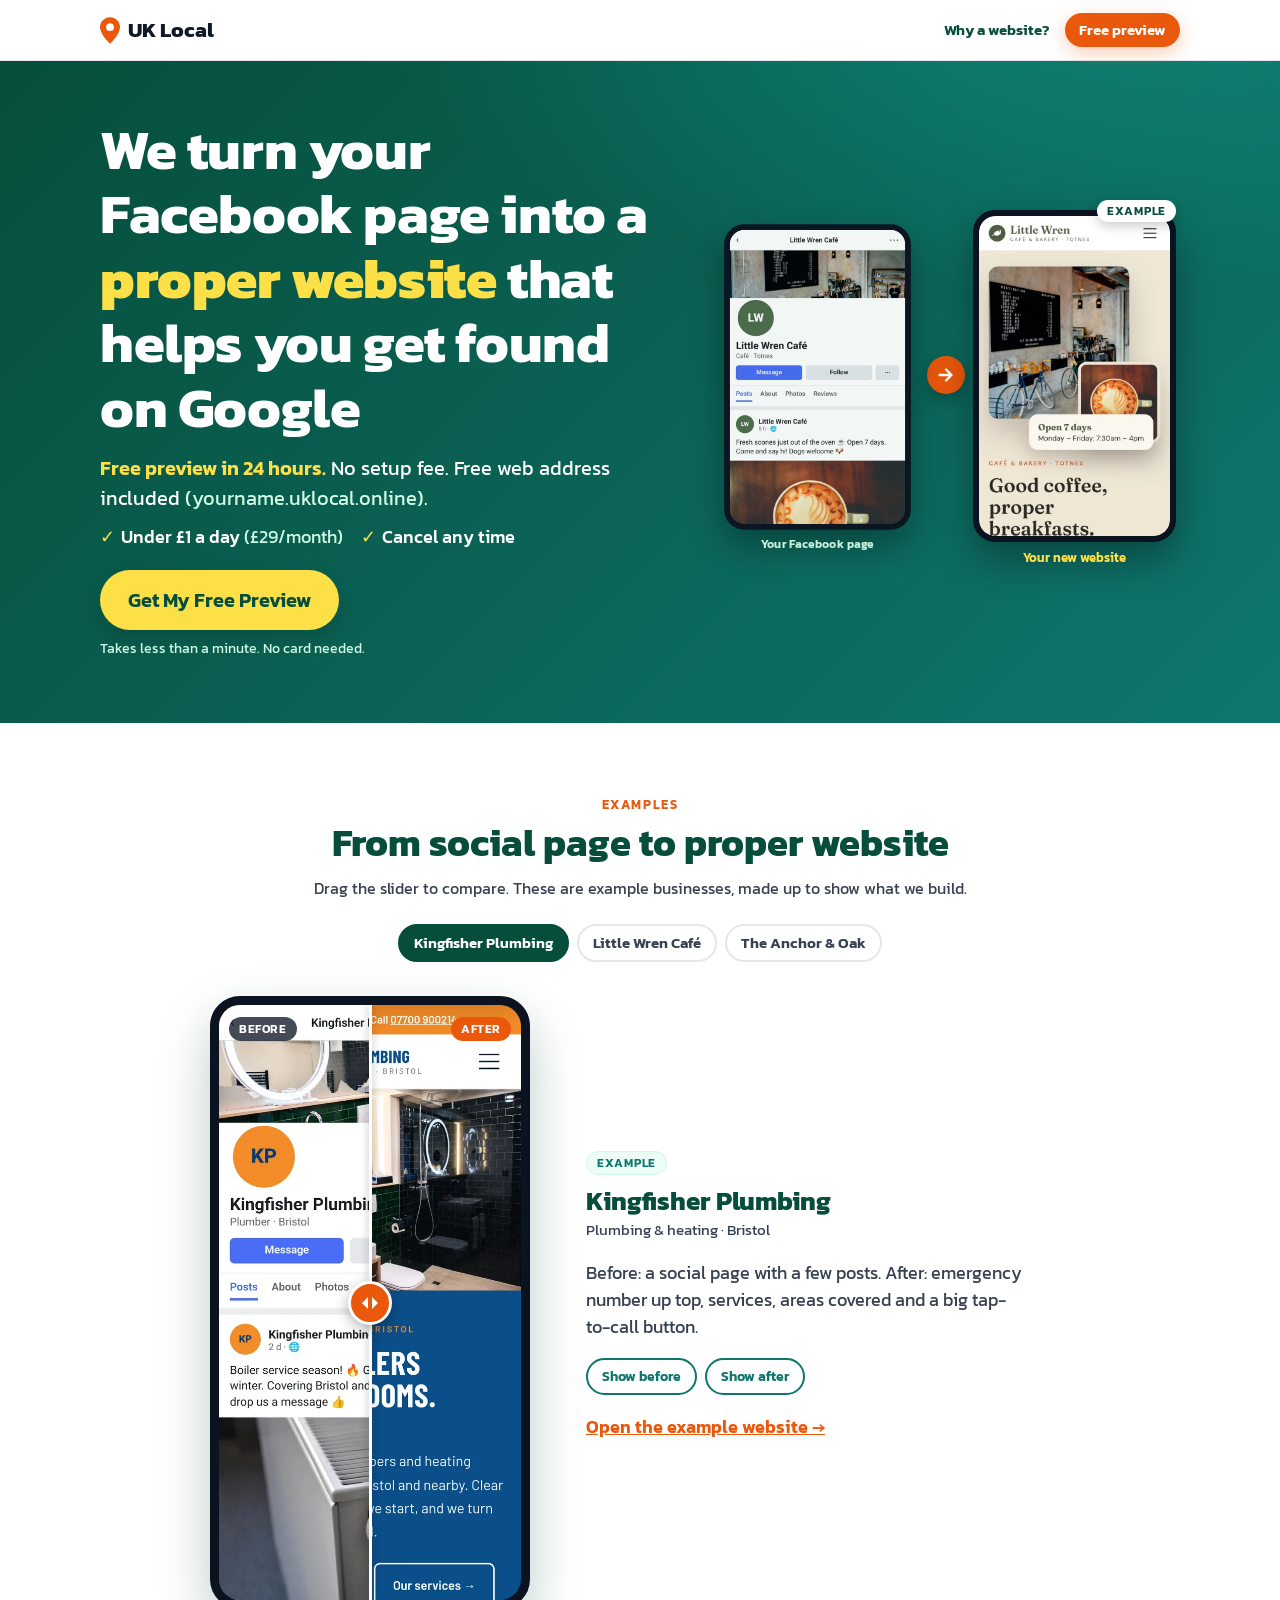
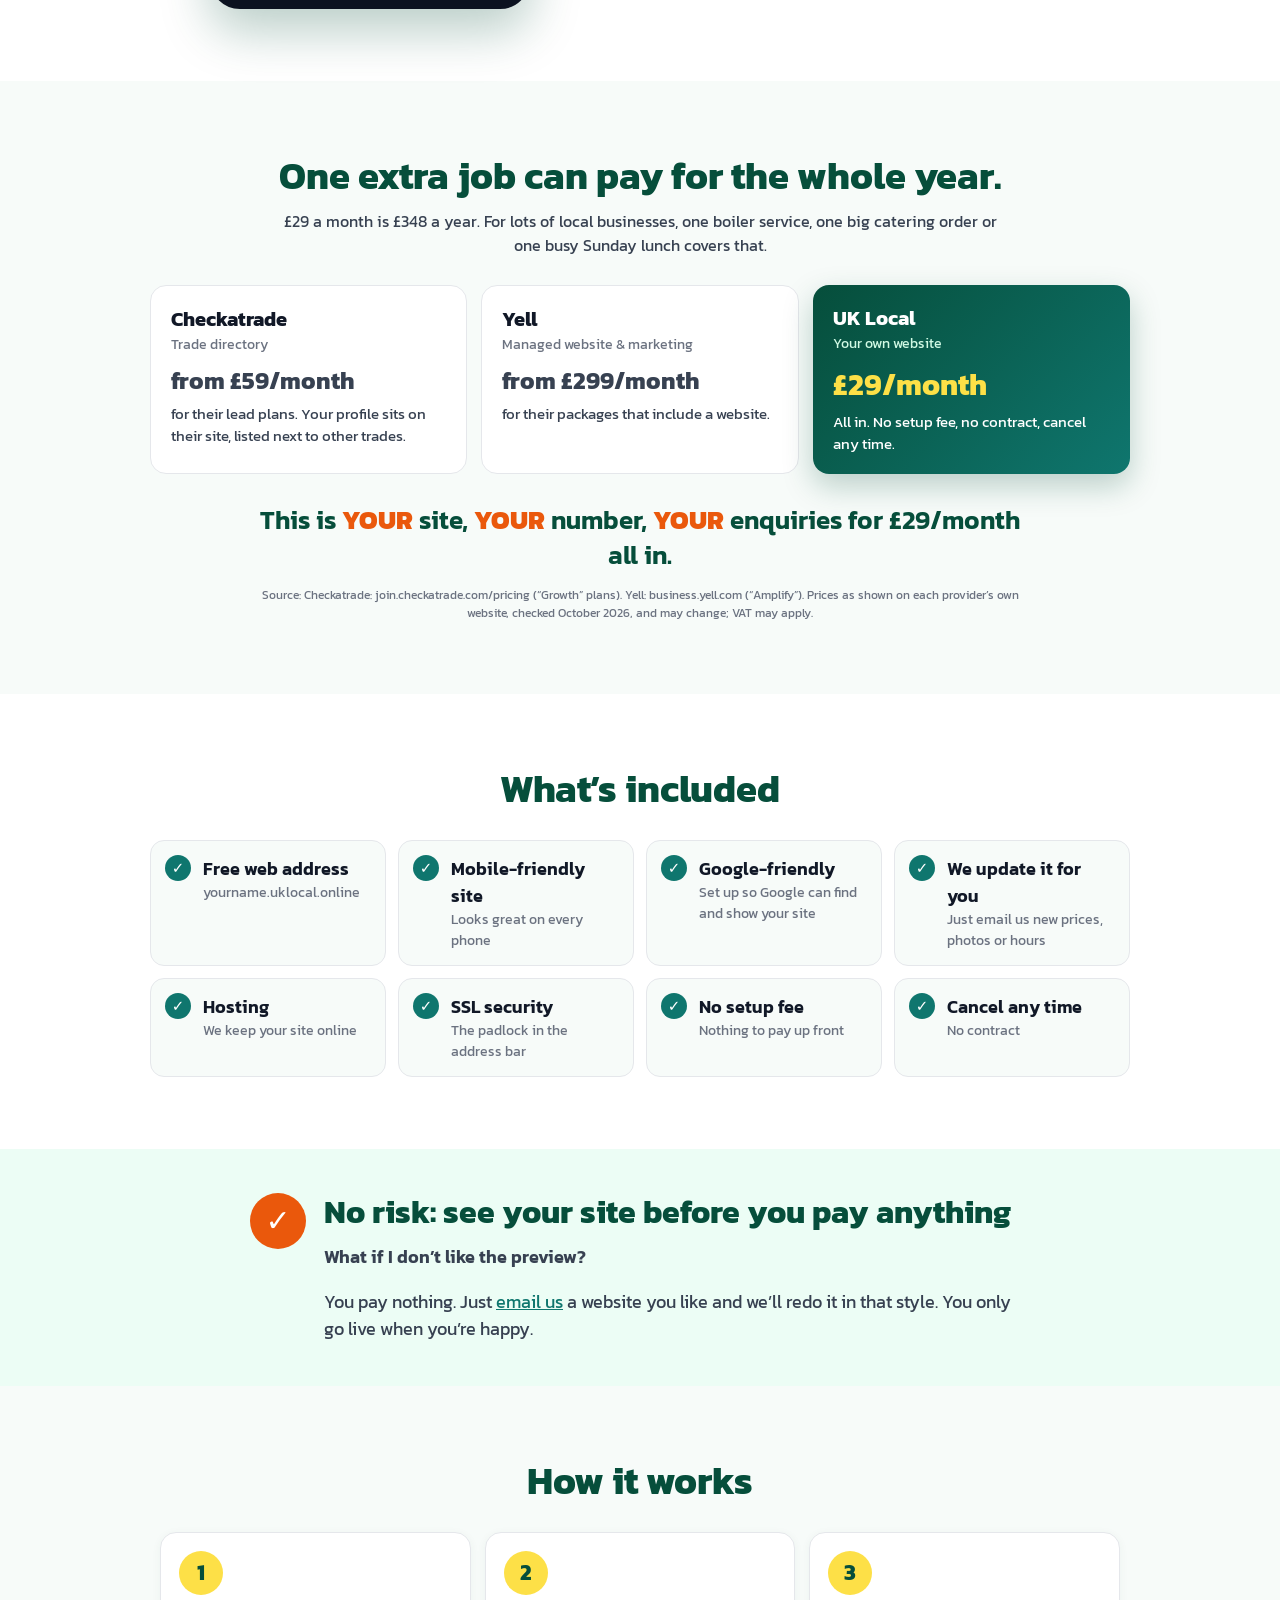
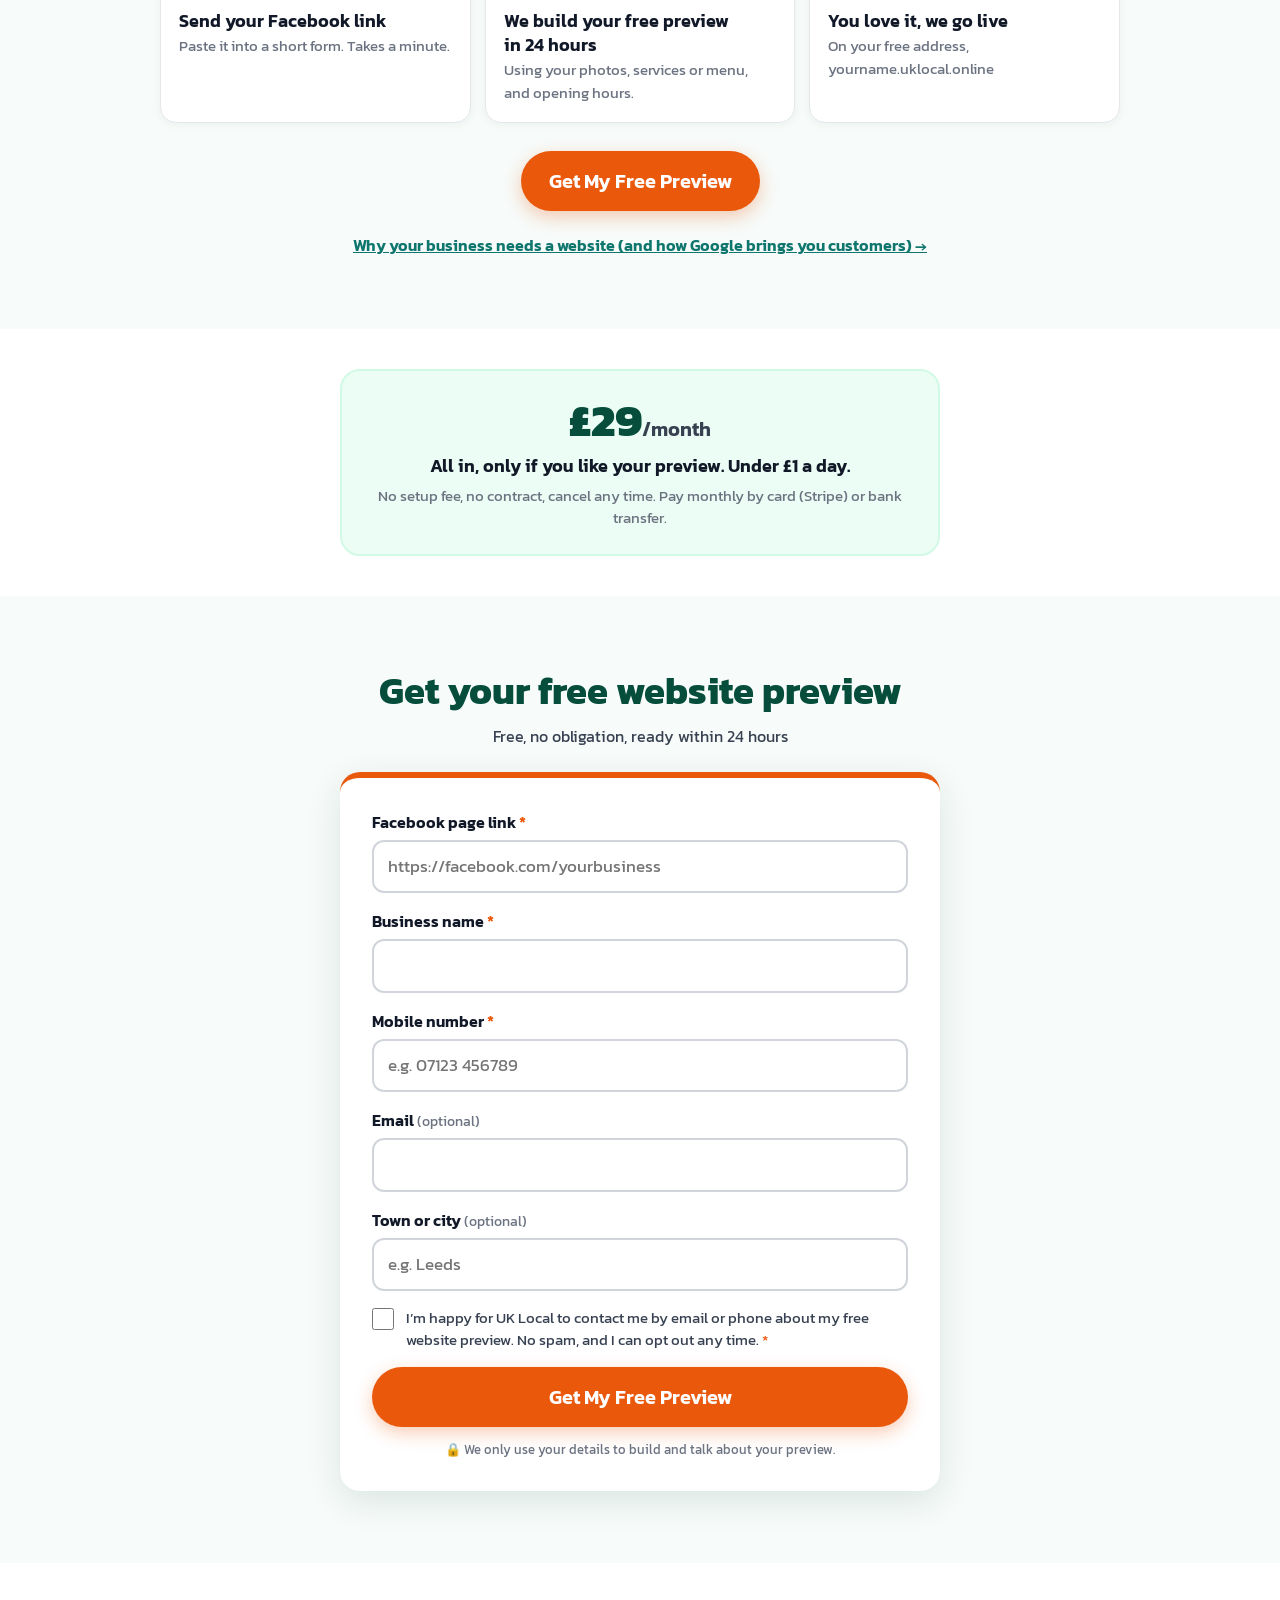
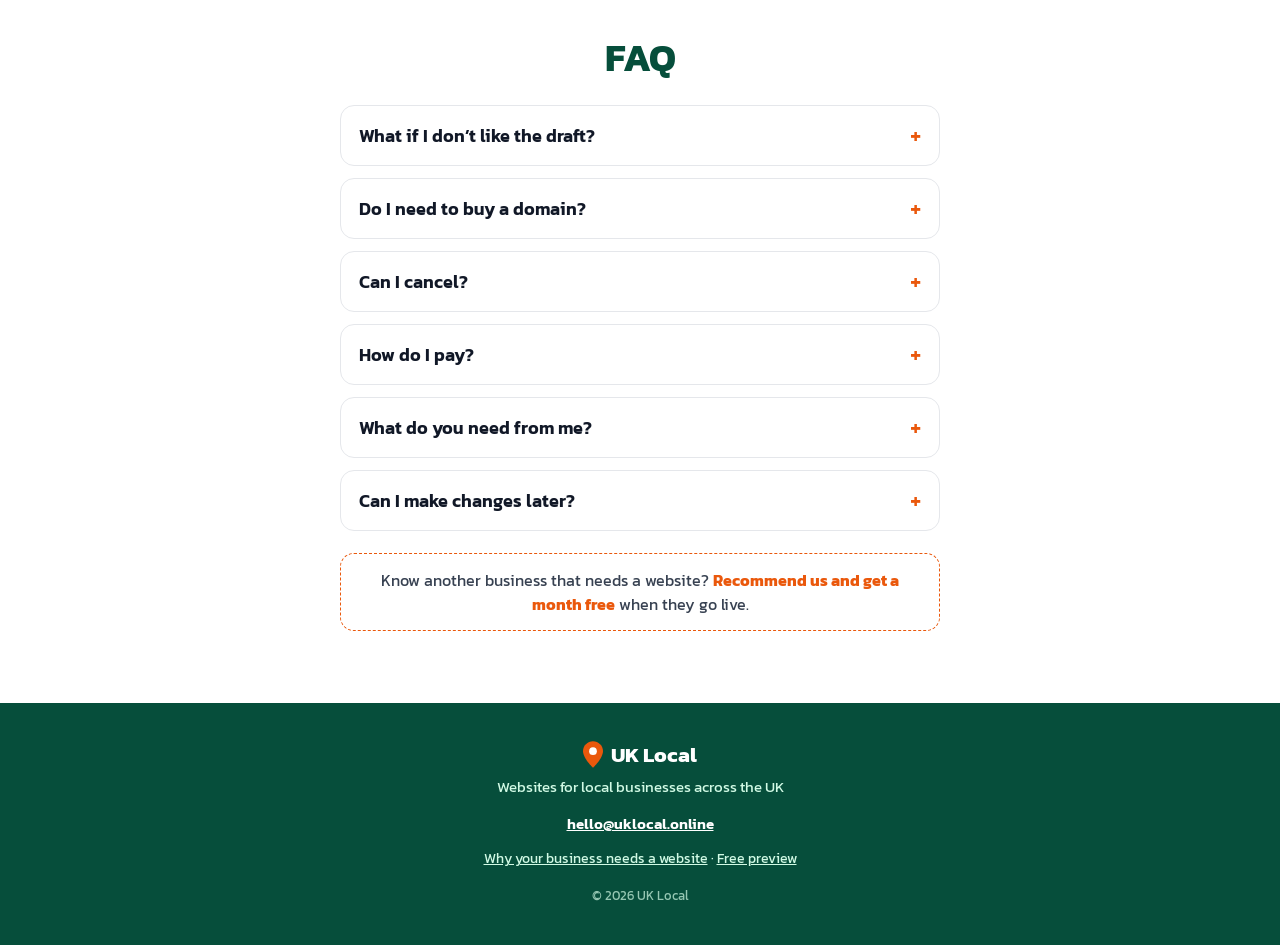
<file: index.html>
<!doctype html>
<html lang="en-GB">
<head>
<meta charset="utf-8">
<meta name="viewport" content="width=device-width, initial-scale=1, viewport-fit=cover">
<title>We turn your Facebook page into a proper website | UK Local</title>
<meta name="description" content="We turn your Facebook page into a proper website that helps you get found on Google. Free preview in 24 hours. No setup fee. £29/month, cancel any time.">
<meta name="theme-color" content="#0F766E">
<link rel="preload" as="image" href="/img/ba-after-littlewren.webp?v=5" type="image/webp">
<meta property="og:type" content="website">
<meta property="og:site_name" content="UK Local">
<meta property="og:locale" content="en_GB">
<meta property="og:title" content="We turn your Facebook page into a proper website">
<meta property="og:description" content="We turn your Facebook page into a proper website that helps you get found on Google. Free preview in 24 hours. No setup fee. £29/month, cancel any time.">
<meta property="og:url" content="https://uklocal.online/">
<meta property="og:image" content="https://uklocal.online/img/og-image.jpg">
<meta property="og:image:width" content="1200">
<meta property="og:image:height" content="630">
<meta property="og:image:alt" content="UK Local: your Facebook page turned into a proper website">
<meta name="twitter:card" content="summary_large_image">
<link rel="icon" type="image/svg+xml" href="/favicon.svg">
<link rel="icon" type="image/png" sizes="32x32" href="/img/favicon-32.png">
<link rel="apple-touch-icon" href="/img/apple-touch-icon.png">
<link rel="manifest" href="/site.webmanifest">
<link rel="canonical" href="https://uklocal.online/">
<link rel="preconnect" href="https://fonts.googleapis.com">
<link rel="preconnect" href="https://fonts.gstatic.com" crossorigin>
<link rel="preconnect" href="https://ivleheagpnenoaevpcjv.supabase.co" crossorigin>
<link href="https://fonts.googleapis.com/css2?family=Kanit:wght@400;500;600;700;800&display=swap" rel="stylesheet">
<link rel="stylesheet" href="/style.css?v=5">
<link rel="stylesheet" href="/home.css?v=5">
</head>
<body class="home">

<header class="top">
  <div class="wrap top-in">
    <a class="brand" href="/" aria-label="UK Local"><svg class="pin" viewBox="0 0 24 32" aria-hidden="true"><path d="M12 0C5.4 0 0 5.3 0 11.9 0 20.8 12 32 12 32s12-11.2 12-20.1C24 5.3 18.6 0 12 0z" fill="#EA580C"/><circle cx="12" cy="12" r="4.6" fill="#fff"/></svg><span>UK Local</span></a>
    <div class="top-r"><a class="nav-link" href="/why/">Why a website?</a><a class="btn btn-sm btn-orange" href="/free-preview/">Free preview</a></div>
  </div>
</header>

<main>
<section class="hx">
  <div class="wrap hx-in">
    <div class="hx-text">
      <h1>We turn your Facebook page into a <span class="hl">proper website</span> that helps you get found on Google</h1>
      <p class="hx-sub"><b>Free preview in 24 hours.</b> No setup fee. Free web address included <span class="addr">(yourname.uklocal.online)</span>.</p>
      <ul class="hx-ticks">
        <li>Under £1 a day <span>(£29/month)</span></li>
        <li>Cancel any time</li>
      </ul>
      <div class="hx-cta"><a class="btn btn-yellow btn-lg" href="/free-preview/">Get My Free Preview</a><p class="hx-note">Takes less than a minute. No card needed.</p></div>
    </div>
    <div class="hx-vis" aria-label="Example: a social page turned into a website">
      <figure class="ph ph-a"><picture><source srcset="/img/ba-before-littlewren.webp?v=5" type="image/webp"><img src="/img/ba-before-littlewren.jpg?v=5" width="600" height="1298" alt="Example: a café’s social media page" decoding="async"></picture><figcaption>Your Facebook page</figcaption></figure>
      <span class="hx-arrow" aria-hidden="true"><svg viewBox="0 0 24 24"><path d="M5 12h12m-5-6 6 6-6 6" fill="none" stroke="currentColor" stroke-width="2.6" stroke-linecap="round" stroke-linejoin="round"/></svg></span>
      <figure class="ph ph-b"><picture><source srcset="/img/ba-after-littlewren.webp?v=5" type="image/webp"><img src="/img/ba-after-littlewren.jpg?v=5" width="600" height="1298" alt="Example: the same café as a mobile website" decoding="async"></picture><figcaption>Your new website</figcaption></figure>
      <span class="ex-tag">Example</span>
    </div>
  </div>
</section>

<section class="ba" id="examples">
  <div class="wrap">
    <p class="eyebrow">Examples</p>
    <h2>From social page to proper website</h2>
    <p class="sub">Drag the slider to compare. These are example businesses, made up to show what we build.</p>
    <div class="ba-tabs" role="tablist" aria-label="Choose an example"><button type="button" role="tab" class="ba-tab on" aria-selected="true" data-k="kingfisher">Kingfisher Plumbing</button><button type="button" role="tab" class="ba-tab" aria-selected="false" data-k="littlewren">Little Wren Café</button><button type="button" role="tab" class="ba-tab" aria-selected="false" data-k="anchorandoak">The Anchor &amp; Oak</button></div>
    <div class="ba-in">
      <div class="ba-phone">
        <div class="ba-frame" id="baFrame" style="--pos:50%">
          <div class="ba-img ba-after"><picture><source srcset="/img/ba-after-kingfisher.webp?v=5" type="image/webp"><img src="/img/ba-after-kingfisher.jpg?v=5" width="600" height="1298" alt="Example website on a phone" decoding="async"></picture></div>
          <div class="ba-img ba-before"><picture><source srcset="/img/ba-before-kingfisher.webp?v=5" type="image/webp"><img src="/img/ba-before-kingfisher.jpg?v=5" width="600" height="1298" alt="Example social media page on a phone" decoding="async"></picture></div>
          <span class="ba-lbl ba-lbl-l">Before</span><span class="ba-lbl ba-lbl-r">After</span>
          <span class="ba-handle" aria-hidden="true"><i></i></span>
          <input class="ba-range" id="baRange" type="range" min="0" max="100" value="50" aria-label="Compare before and after">
        </div>
      </div>
      <div class="ba-copy">
        <span class="tag-ex">Example</span>
        <h3 id="baName">Kingfisher Plumbing</h3>
        <p class="ba-where" id="baWhere">Plumbing &amp; heating · Bristol</p>
        <p id="baDesc">Before: a social page with a few posts. After: emergency number up top, services, areas covered and a big tap-to-call button.</p>
        <div class="ba-btns"><button type="button" class="chip" data-pos="100">Show before</button><button type="button" class="chip" data-pos="0">Show after</button></div>
        <p><a class="ba-link" id="baLink" href="https://kingfisher.uklocal.online/" target="_blank" rel="noopener">Open the example website →</a></p>
      </div>
    </div>
    <ul hidden id="baData"><li data-k="kingfisher" data-name="Kingfisher Plumbing" data-where="Plumbing &amp; heating · Bristol" data-url="https://kingfisher.uklocal.online/" data-desc="Before: a social page with a few posts. After: emergency number up top, services, areas covered and a big tap-to-call button."></li><li data-k="littlewren" data-name="Little Wren Café" data-where="Café · Totnes" data-url="https://littlewren.uklocal.online/" data-desc="Before: a social page with a few posts. After: opening hours, menu, photos and directions, all on one page."></li><li data-k="anchorandoak" data-name="The Anchor &amp; Oak" data-where="Pub &amp; kitchen · Lymington" data-url="https://anchorandoak.uklocal.online/" data-desc="Before: a social page with a few posts. After: food and drink menus, what’s on, and a “book a table” button."></li></ul>
  </div>
</section>

<section class="maths" id="maths">
  <div class="wrap">
    <h2>One extra job can pay for the whole year.</h2>
    <p class="sub">£29 a month is £348 a year. For lots of local businesses, one boiler service, one big catering order or one busy Sunday lunch covers that.</p>
    <div class="cmp-grid">
      <div class="cmp"><p class="cmp-n">Checkatrade</p><p class="cmp-t">Trade directory</p><p class="cmp-p">from £59/month</p><p class="cmp-d">for their lead plans. Your profile sits on their site, listed next to other trades.</p></div><div class="cmp"><p class="cmp-n">Yell</p><p class="cmp-t">Managed website &amp; marketing</p><p class="cmp-p">from £299/month</p><p class="cmp-d">for their packages that include a website.</p></div>
      <div class="cmp cmp-us"><p class="cmp-n">UK Local</p><p class="cmp-t">Your own website</p><p class="cmp-p">£29/month</p><p class="cmp-d">All in. No setup fee, no contract, cancel any time.</p></div>
    </div>
    <p class="cmp-big">This is <b>YOUR</b> site, <b>YOUR</b> number, <b>YOUR</b> enquiries for <span class="nw">£29/month</span> all in.</p>
    <p class="src">Source: Checkatrade: join.checkatrade.com/pricing (“Growth” plans). Yell: business.yell.com (“Amplify”). Prices as shown on each provider’s own website, checked October 2026, and may change; VAT may apply.</p>
  </div>
</section>

<section class="inc" id="included">
  <div class="wrap">
    <h2>What’s included</h2>
    <ul class="inc-list">
      <li><b>Free web address</b><span>yourname.uklocal.online</span></li>
      <li><b>Mobile-friendly site</b><span>Looks great on every phone</span></li>
      <li><b>Google-friendly</b><span>Set up so Google can find and show your site</span></li>
      <li><b>We update it for you</b><span>Just email us new prices, photos or hours</span></li>
      <li><b>Hosting</b><span>We keep your site online</span></li>
      <li><b>SSL security</b><span>The padlock in the address bar</span></li>
      <li><b>No setup fee</b><span>Nothing to pay up front</span></li>
      <li><b>Cancel any time</b><span>No contract</span></li>
    </ul>
  </div>
</section>

<section class="risk" id="no-risk">
  <div class="wrap risk-in">
    <div class="risk-ic" aria-hidden="true">✓</div>
    <div>
      <h2>No risk: see your site before you pay anything</h2>
      <p class="risk-q">What if I don’t like the preview?</p>
      <p>You pay nothing. Just <a href="mailto:hello@uklocal.online">email us</a> a website you like and we’ll redo it in that style. You only go live when you’re happy.</p>
    </div>
  </div>
</section>

<section class="steps" id="how">
  <div class="wrap">
    <h2>How it works</h2>
    <ol class="step-list">
      <li><span class="num">1</span><div><b>Send your Facebook link</b><span class="d">Paste it into a short form. Takes a minute.</span></div></li>
      <li><span class="num">2</span><div><b>We build your free preview <span class="nw">in 24 hours</span></b><span class="d">Using your photos, services or menu, and opening hours.</span></div></li>
      <li><span class="num">3</span><div><b>You love it, we go live</b><span class="d">On your free address, yourname.uklocal.online</span></div></li>
    </ol>
    <p class="mid-cta"><a class="btn btn-orange btn-lg" href="/free-preview/">Get My Free Preview</a></p>
    <p class="why-link"><a href="/why/">Why your business needs a website (and how Google brings you customers) →</a></p>
  </div>
</section>

<section class="price2" id="price">
  <div class="wrap narrow">
    <div class="p2">
      <p class="p2-num">£29<small>/month</small></p>
      <p class="p2-t">All in, only if you like your preview. Under £1 a day.</p>
      <p class="p2-d">No setup fee, no contract, cancel any time. Pay monthly by card (Stripe) or bank transfer.</p>
    </div>
  </div>
</section>

<section class="form-sec" id="form">
  <div class="wrap narrow">
    <h2>Get your free website preview</h2>
    <p class="sub">Free, no obligation, ready within 24 hours</p>
    <form id="draftForm" class="card-form" novalidate data-country="UK" data-where="home">
      <div class="field">
        <label for="fb_url">Facebook page link <span class="req">*</span></label>
        <input id="fb_url" name="fb_url" type="text" inputmode="url" autocomplete="url" placeholder="https://facebook.com/yourbusiness" required maxlength="500">
        <p class="err" data-for="fb_url">Please paste your Facebook page link</p>
      </div>
      <div class="field">
        <label for="shop_name">Business name <span class="req">*</span></label>
        <input id="shop_name" name="shop_name" type="text" autocomplete="organization" required maxlength="200">
        <p class="err" data-for="shop_name">Please enter your business name</p>
      </div>
      <div class="field">
        <label for="contact">Mobile number <span class="req">*</span></label>
        <input id="contact" name="contact" type="text" autocomplete="tel" inputmode="tel" placeholder="e.g. 07123 456789" required maxlength="200">
        <p class="err" data-for="contact">Please enter a phone number</p>
      </div>
      <div class="field">
        <label for="email">Email <span class="opt">(optional)</span></label>
        <input id="email" name="email" type="email" autocomplete="email" inputmode="email" maxlength="254">
        <p class="err" data-for="email">Please check your email</p>
      </div>
      <div class="field">
        <label for="city">Town or city <span class="opt">(optional)</span></label>
        <input id="city" name="city" type="text" autocomplete="address-level2" placeholder="e.g. Leeds" maxlength="100">
      </div>
      <div class="field field-check">
        <label class="check" for="consent"><input id="consent" name="consent" type="checkbox" required><span>I’m happy for UK Local to contact me by email or phone about my free website preview. No spam, and I can opt out any time. <span class="req">*</span></span></label>
        <p class="err" data-for="consent">Please tick the box so we can contact you about your preview</p>
      </div>
      <!-- honeypot: humans never see or fill this -->
      <div class="hp" aria-hidden="true">
        <label for="website">Website</label>
        <input id="website" name="website" type="text" tabindex="-1" autocomplete="off">
      </div>
      <button class="btn btn-orange btn-lg btn-block" type="submit" id="submitBtn">Get My Free Preview</button>
      <p class="form-error" id="formError" hidden></p>
      <p class="privacy">🔒 We only use your details to build and talk about your preview.</p>
    </form>

    <div class="thanks" id="thanks" hidden tabindex="-1">
      <div class="thanks-icon">✓</div>
      <h3>Thank you!</h3>
      <p>We’ll send your free preview <span class="nw">within 24 hours.</span></p>
      <p class="small">Questions? Email <a href="mailto:hello@uklocal.online">hello@uklocal.online</a></p>
    </div>
  </div>
</section>

<section class="faq" id="faq">
  <div class="wrap narrow">
    <h2>FAQ</h2>
    <details>
      <summary>What if I don’t like the draft?</summary>
      <p>You pay nothing. The preview is free, with no obligation. Just <a href="mailto:hello@uklocal.online">email us</a> a sample of a website you like and we’ll redo it in that style.</p>
    </details>
    <details>
      <summary>Do I need to buy a domain?</summary>
      <p>No. You get a free web address: yourname.uklocal.online.</p>
    </details>
    <details>
      <summary>Can I cancel?</summary>
      <p>Yes, any time. There’s no contract and no setup fee. You just pay £29/month while you want the site.</p>
    </details>
    <details>
      <summary>How do I pay?</summary>
      <p>Monthly, by card (through Stripe) or by bank transfer. Whichever suits you.</p>
    </details>
    <details>
      <summary>What do you need from me?</summary>
      <p>Just your Facebook page. We may ask for a few extra photos or details.</p>
    </details>
    <details>
      <summary>Can I make changes later?</summary>
      <p>Yes. Changes are included. Just email us what you’d like updated, such as new prices, photos or opening hours.</p>
    </details>
    <p class="ref">Know another business that needs a website? <b>Recommend us and get a month free</b> when they go live.</p>
  </div>
</section>
</main>

<footer class="foot">
  <div class="wrap foot-in">
    <div class="brand brand-light"><svg class="pin" viewBox="0 0 24 32" aria-hidden="true"><path d="M12 0C5.4 0 0 5.3 0 11.9 0 20.8 12 32 12 32s12-11.2 12-20.1C24 5.3 18.6 0 12 0z" fill="#EA580C"/><circle cx="12" cy="12" r="4.6" fill="#fff"/></svg><span>UK Local</span></div>
    <p>Websites for local businesses across the UK</p>
    <p class="contacts"><a href="mailto:hello@uklocal.online">hello@uklocal.online</a></p>
    <p class="foot-links"><a href="/why/">Why your business needs a website</a> · <a href="/free-preview/">Free preview</a></p>
    <p class="copy">© 2026 UK Local</p>
  </div>
</footer>

<script src="/home.js?v=5" defer></script>
<script src="/app.js?v=5" defer></script>
</body>
</html>
</file>
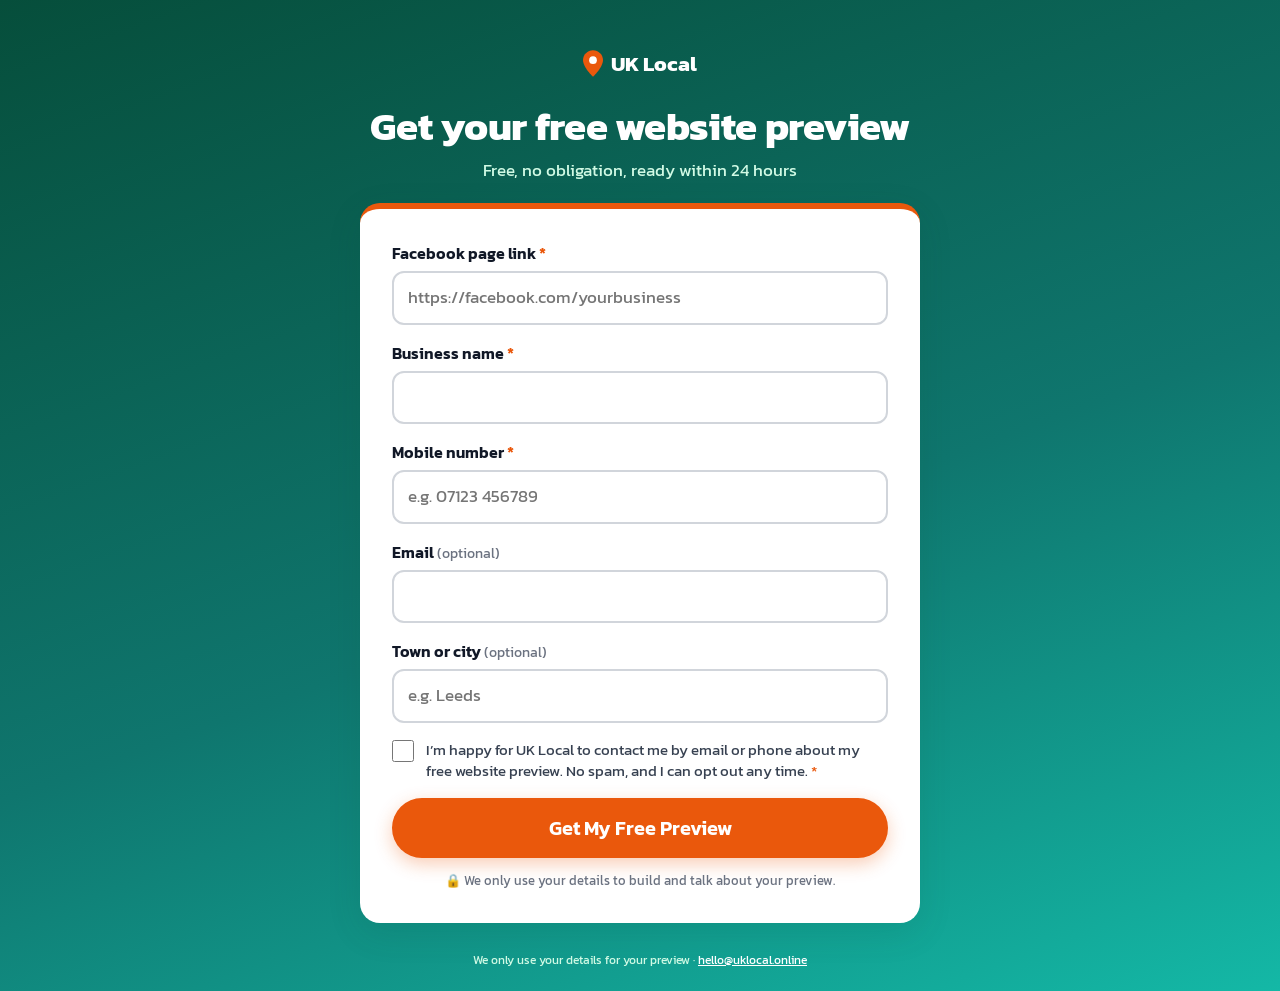
<file: free-preview/index.html>
<!doctype html>
<html lang="en-GB">
<head>
<meta charset="utf-8">
<meta name="viewport" content="width=device-width, initial-scale=1, viewport-fit=cover">
<title>Get your free website preview | UK Local</title>
<meta name="description" content="Send us your Facebook page and we’ll build your free website preview. Free, no obligation, ready within 24 hours.">
<meta name="theme-color" content="#0F766E">
<meta name="robots" content="noindex, follow">
<meta property="og:type" content="website">
<meta property="og:site_name" content="UK Local">
<meta property="og:locale" content="en_GB">
<meta property="og:title" content="Get your free website preview">
<meta property="og:description" content="Send us your Facebook page and we’ll build your free website preview. Free, no obligation, ready within 24 hours.">
<meta property="og:url" content="https://uklocal.online/free-preview/">
<meta property="og:image" content="https://uklocal.online/img/og-preview.jpg">
<meta property="og:image:width" content="1200">
<meta property="og:image:height" content="630">
<meta property="og:image:alt" content="UK Local: get your free website preview">
<meta name="twitter:card" content="summary_large_image">
<link rel="icon" type="image/svg+xml" href="/favicon.svg">
<link rel="icon" type="image/png" sizes="32x32" href="/img/favicon-32.png">
<link rel="apple-touch-icon" href="/img/apple-touch-icon.png">
<link rel="manifest" href="/site.webmanifest">
<link rel="canonical" href="https://uklocal.online/free-preview/">
<link rel="preconnect" href="https://fonts.googleapis.com">
<link rel="preconnect" href="https://fonts.gstatic.com" crossorigin>
<link rel="preconnect" href="https://ivleheagpnenoaevpcjv.supabase.co" crossorigin>
<link href="https://fonts.googleapis.com/css2?family=Kanit:wght@400;500;600;700;800&display=swap" rel="stylesheet">
<link rel="stylesheet" href="/style.css?v=5">
<link rel="stylesheet" href="/home.css?v=5">
</head>
<body class="fp">
<main class="fp-main">
  <div class="fp-wrap">
    <div class="brand fp-brand" aria-label="UK Local"><svg class="pin" viewBox="0 0 24 32" aria-hidden="true"><path d="M12 0C5.4 0 0 5.3 0 11.9 0 20.8 12 32 12 32s12-11.2 12-20.1C24 5.3 18.6 0 12 0z" fill="#EA580C"/><circle cx="12" cy="12" r="4.6" fill="#fff"/></svg><span>UK Local</span></div>
    <h1>Get your free website preview</h1>
    <p class="fp-sub">Free, no obligation, ready within 24 hours</p>
    <form id="draftForm" class="card-form" novalidate data-country="UK" data-where="free-preview">
      <div class="field">
        <label for="fb_url">Facebook page link <span class="req">*</span></label>
        <input id="fb_url" name="fb_url" type="text" inputmode="url" autocomplete="url" placeholder="https://facebook.com/yourbusiness" required maxlength="500">
        <p class="err" data-for="fb_url">Please paste your Facebook page link</p>
      </div>
      <div class="field">
        <label for="shop_name">Business name <span class="req">*</span></label>
        <input id="shop_name" name="shop_name" type="text" autocomplete="organization" required maxlength="200">
        <p class="err" data-for="shop_name">Please enter your business name</p>
      </div>
      <div class="field">
        <label for="contact">Mobile number <span class="req">*</span></label>
        <input id="contact" name="contact" type="text" autocomplete="tel" inputmode="tel" placeholder="e.g. 07123 456789" required maxlength="200">
        <p class="err" data-for="contact">Please enter a phone number</p>
      </div>
      <div class="field">
        <label for="email">Email <span class="opt">(optional)</span></label>
        <input id="email" name="email" type="email" autocomplete="email" inputmode="email" maxlength="254">
        <p class="err" data-for="email">Please check your email</p>
      </div>
      <div class="field">
        <label for="city">Town or city <span class="opt">(optional)</span></label>
        <input id="city" name="city" type="text" autocomplete="address-level2" placeholder="e.g. Leeds" maxlength="100">
      </div>
      <div class="field field-check">
        <label class="check" for="consent"><input id="consent" name="consent" type="checkbox" required><span>I’m happy for UK Local to contact me by email or phone about my free website preview. No spam, and I can opt out any time. <span class="req">*</span></span></label>
        <p class="err" data-for="consent">Please tick the box so we can contact you about your preview</p>
      </div>
      <!-- honeypot: humans never see or fill this -->
      <div class="hp" aria-hidden="true">
        <label for="website">Website</label>
        <input id="website" name="website" type="text" tabindex="-1" autocomplete="off">
      </div>
      <button class="btn btn-orange btn-lg btn-block" type="submit" id="submitBtn">Get My Free Preview</button>
      <p class="form-error" id="formError" hidden></p>
      <p class="privacy">🔒 We only use your details to build and talk about your preview.</p>
    </form>

    <div class="thanks" id="thanks" hidden tabindex="-1">
      <div class="thanks-icon">✓</div>
      <h3>Thank you!</h3>
      <p>We’ll send your free preview <span class="nw">within 24 hours.</span></p>
      <p class="small">Questions? Email <a href="mailto:hello@uklocal.online">hello@uklocal.online</a></p>
    </div>
  </div>
</main>
<p class="fp-foot">We only use your details for your preview · <a href="mailto:hello@uklocal.online">hello@uklocal.online</a></p>
<script src="/app.js?v=5" defer></script>
</body>
</html>
</file>
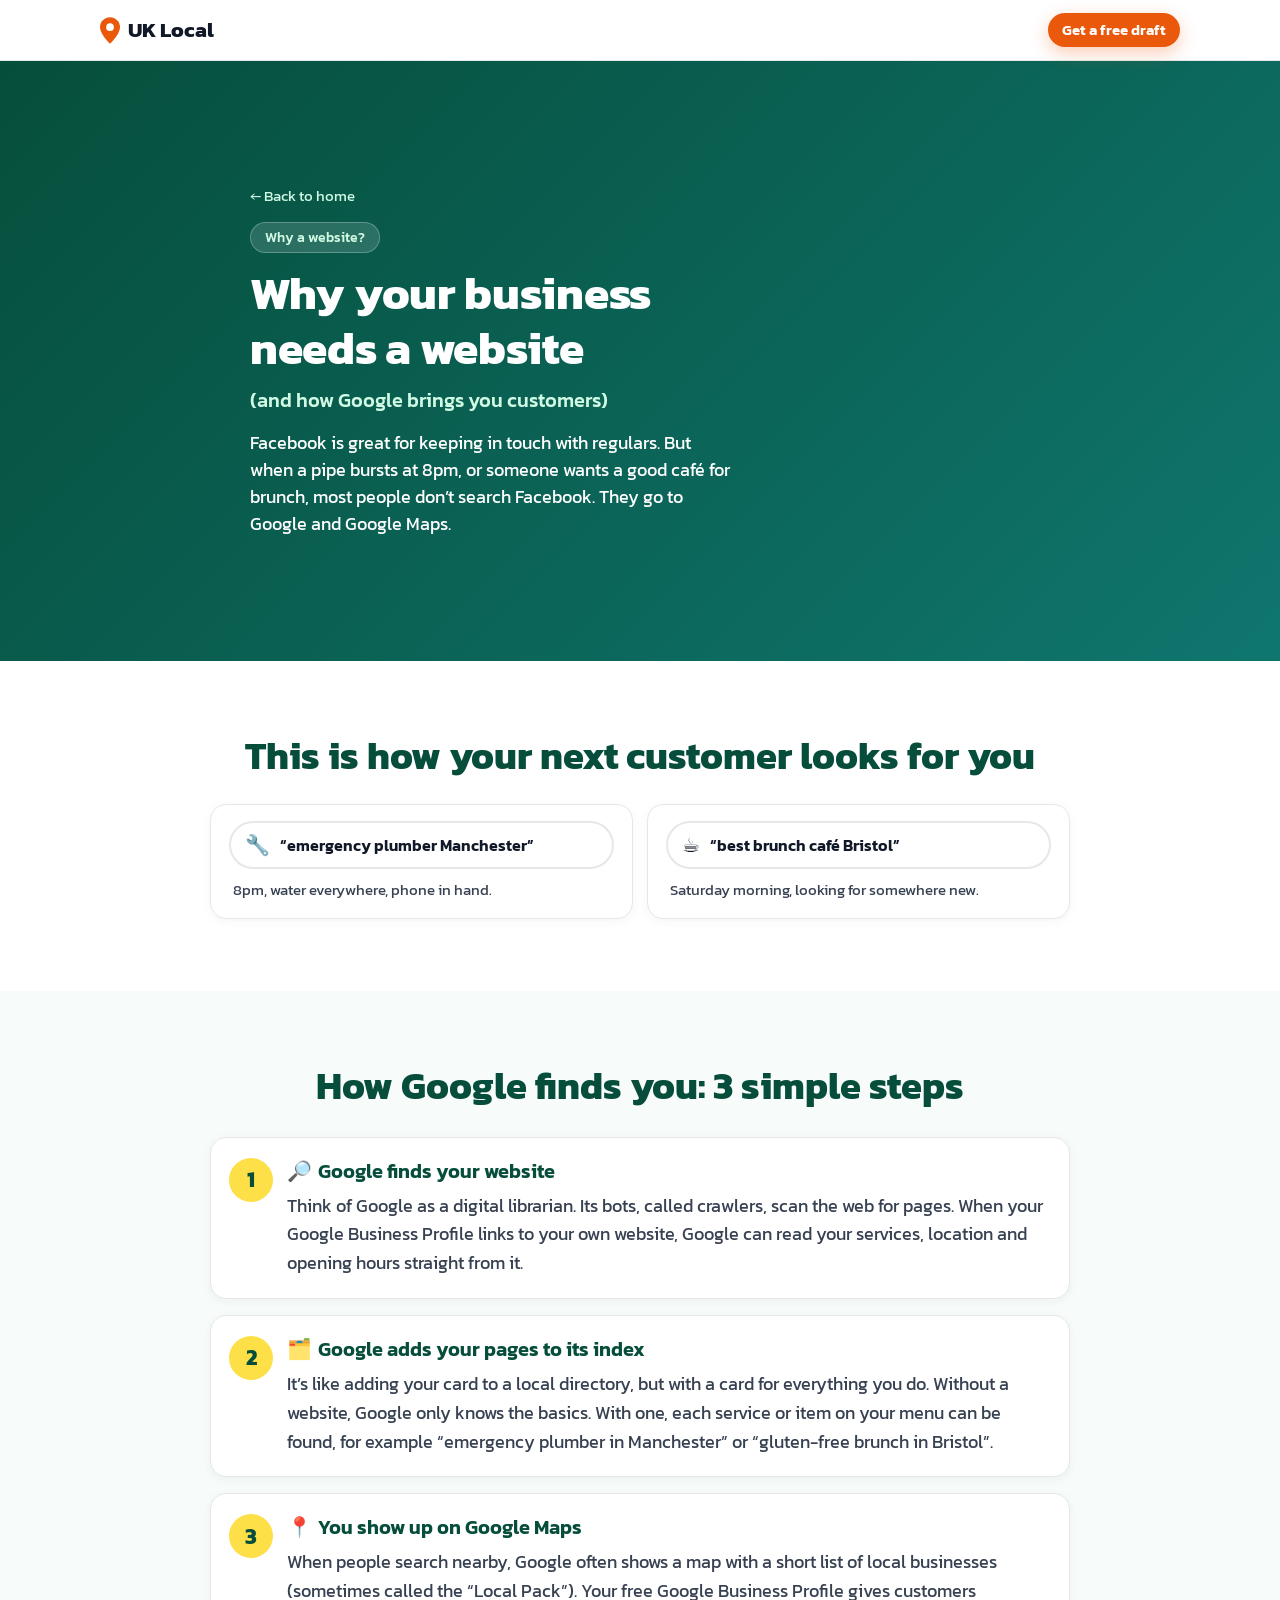
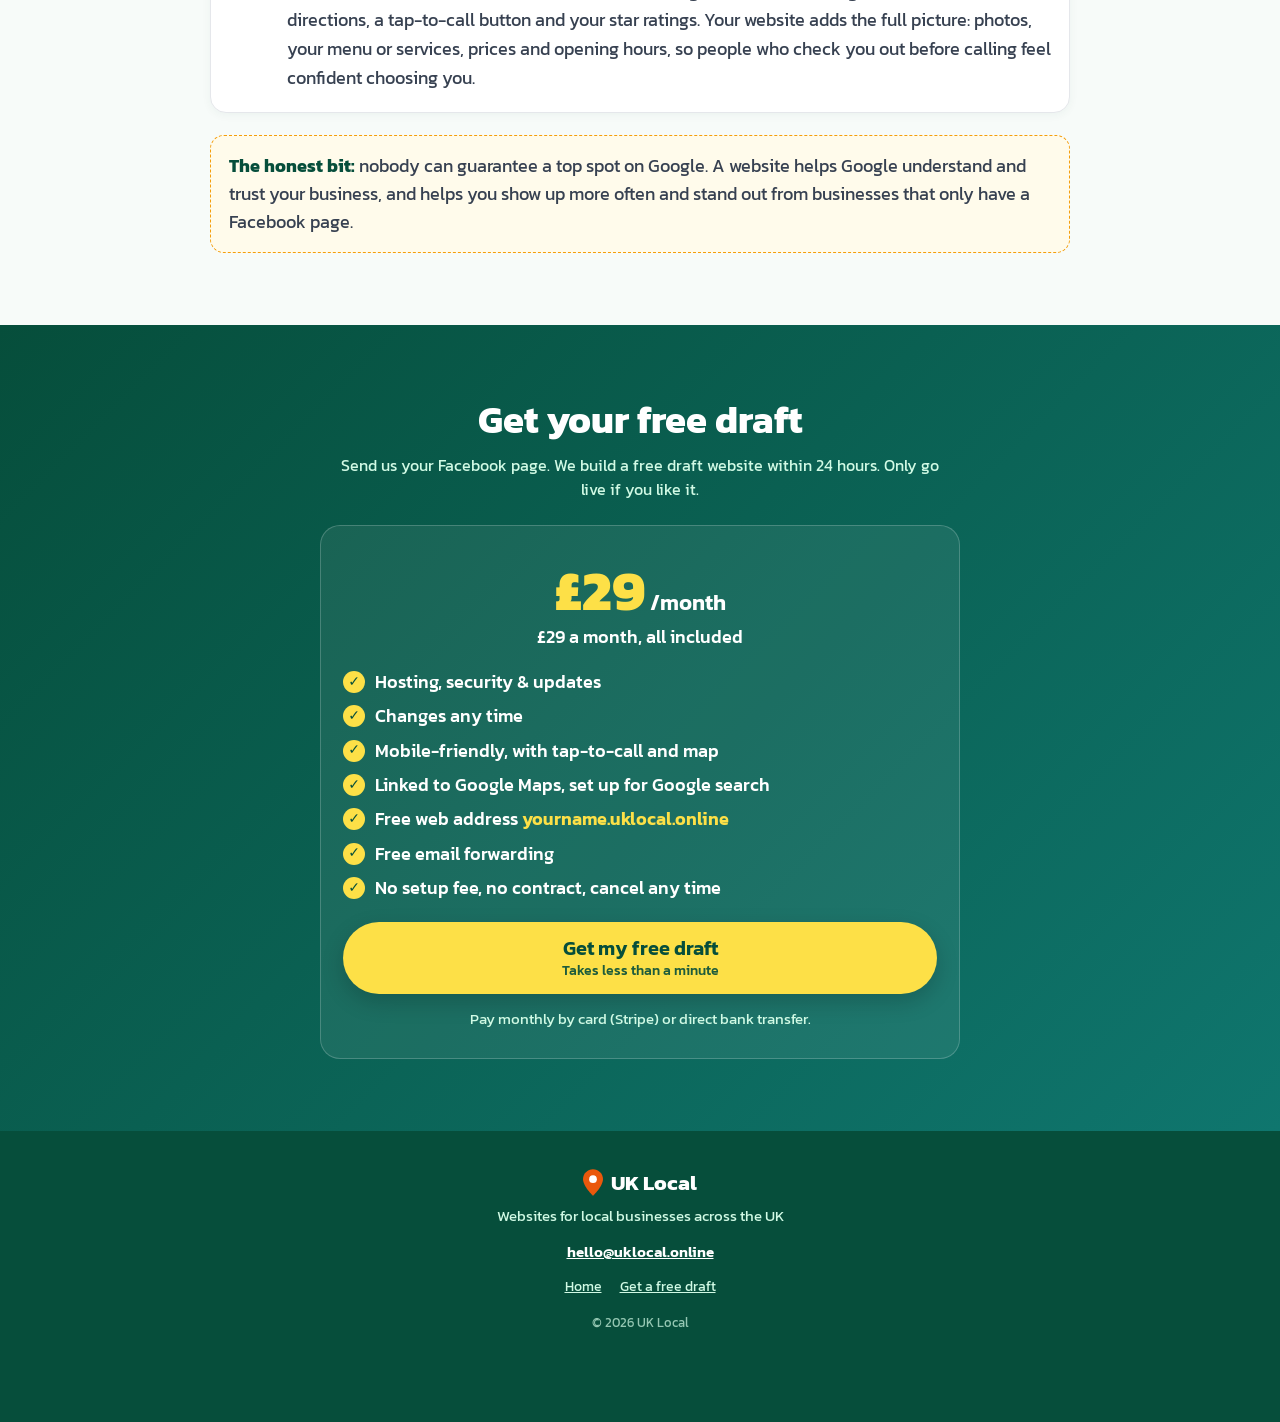
<file: why/index.html>
<!doctype html>
<html lang="en-GB">
<head>
<meta charset="utf-8">
<meta name="viewport" content="width=device-width, initial-scale=1, viewport-fit=cover">
<title>Why Your Business Needs a Website (And How Google Brings You Customers) | UK Local</title>
<meta name="description" content="Most people look for local businesses on Google and Google Maps. Here is how Google finds you, in 3 simple steps, and why a website helps. Free draft within 24 hours, then £29/month all included.">
<meta name="theme-color" content="#0F766E">
<meta property="og:type" content="article">
<meta property="og:site_name" content="UK Local">
<meta property="og:locale" content="en_GB">
<meta property="og:title" content="Why your business needs a website">
<meta property="og:description" content="How Google finds local businesses, in 3 simple steps. Free website draft within 24 hours, then £29/month, all included.">
<meta property="og:url" content="https://uklocal.online/why/">
<meta property="og:image" content="https://uklocal.online/img/og-why.jpg">
<meta property="og:image:width" content="1200">
<meta property="og:image:height" content="630">
<meta property="og:image:alt" content="Why your business needs a website">
<meta name="twitter:card" content="summary_large_image">
<meta name="twitter:title" content="Why your business needs a website">
<meta name="twitter:description" content="How Google finds local businesses, in 3 simple steps. Free website draft within 24 hours, then £29/month, all included.">
<meta name="twitter:image" content="https://uklocal.online/img/og-why.jpg">
<link rel="icon" type="image/svg+xml" href="../favicon.svg">
<link rel="icon" type="image/png" sizes="32x32" href="../img/favicon-32.png">
<link rel="apple-touch-icon" href="../img/apple-touch-icon.png">
<link rel="canonical" href="https://uklocal.online/why/">
<link rel="preconnect" href="https://fonts.googleapis.com">
<link rel="preconnect" href="https://fonts.gstatic.com" crossorigin>
<link href="https://fonts.googleapis.com/css2?family=Kanit:wght@400;500;600;700;800&display=swap" rel="stylesheet">
<link rel="stylesheet" href="../style.css">
<link rel="stylesheet" href="why.css">
</head>
<body>

<header class="top">
  <div class="wrap top-in">
    <a class="brand" href="../" aria-label="UK Local">
      <svg class="pin" viewBox="0 0 24 32" aria-hidden="true"><path d="M12 0C5.4 0 0 5.3 0 11.9 0 20.8 12 32 12 32s12-11.2 12-20.1C24 5.3 18.6 0 12 0z" fill="#EA580C"/><circle cx="12" cy="12" r="4.6" fill="#fff"/></svg>
      <span>UK Local</span>
    </a>
    <a class="btn btn-sm btn-orange" href="../#form">Get a free draft</a>
  </div>
</header>

<main>
<section class="hero why-hero">
  <div class="wrap hero-in">
    <div class="hero-text">
      <a class="back" href="../">← Back to home</a><br>
      <p class="kicker">Why a website?</p>
      <h1>Why your business needs a website</h1>
      
      <p class="h1-en">(and how Google brings you customers)</p>
      <p class="lead" style="margin-top:14px">Facebook is great for keeping in touch with regulars. But when a pipe bursts at 8pm, or someone wants a good café for brunch, most people don’t search Facebook. They go to Google and Google Maps.</p>
      
    </div>
  </div>
</section>

<section class="who">
  <div class="wrap">
    <h2>This is how your next customer looks for you</h2>
    <div class="scen"><div class="q"><div class="bar"><i aria-hidden="true">🔧</i><span>“emergency plumber Manchester”</span></div><p>8pm, water everywhere, phone in hand.</p></div><div class="q"><div class="bar"><i aria-hidden="true">☕</i><span>“best brunch café Bristol”</span></div><p>Saturday morning, looking for somewhere new.</p></div></div>
  </div>
</section>

<section class="steps" id="how">
  <div class="wrap">
    <h2>How Google finds you: 3 simple steps</h2>
    <ol class="wsteps"><li><span class="num">1</span><div><h3><span class="ic" aria-hidden="true">🔎</span>Google finds your website</h3><p>Think of Google as a digital librarian. Its bots, called crawlers, scan the web for pages. When your Google Business Profile links to your own website, Google can read your services, location and opening hours straight from it.</p></div></li><li><span class="num">2</span><div><h3><span class="ic" aria-hidden="true">🗂️</span>Google adds your pages to its index</h3><p>It’s like adding your card to a local directory, but with a card for everything you do. Without a website, Google only knows the basics. With one, each service or item on your menu can be found, for example “emergency plumber in Manchester” or “gluten-free brunch in Bristol”.</p></div></li><li><span class="num">3</span><div><h3><span class="ic" aria-hidden="true">📍</span>You show up on Google Maps</h3><p>When people search nearby, Google often shows a map with a short list of local businesses (sometimes called the “Local Pack”). Your free Google Business Profile gives customers directions, a tap-to-call button and your star ratings. Your website adds the full picture: photos, your menu or services, prices and opening hours, so people who check you out before calling feel confident choosing you.</p></div></li></ol>
    <div class="note"><p><b>The honest bit:</b> nobody can guarantee a top spot on Google. A website helps Google understand and trust your business, and helps you show up more often and stand out from businesses that only have a Facebook page.</p></div>
  </div>
</section>

<section class="price cta-sec" id="free-draft">
  <div class="wrap">
    <h2>Get your free draft</h2>
    <p class="sub">Send us your Facebook page. We build a free draft website within 24 hours. Only go live if you like it.</p>
    <div class="price-box">
      <p class="price-num">£29<small> /month</small></p>
      <p class="price-en">£29 a month, all included</p>
      <ul class="incl"><li>Hosting, security &amp; updates</li><li>Changes any time</li><li>Mobile-friendly, with tap-to-call and map</li><li>Linked to Google Maps, set up for Google search</li><li>Free web address <b>yourname.uklocal.online</b></li><li>Free email forwarding</li><li>No setup fee, no contract, cancel any time</li></ul>
      <a class="btn btn-yellow btn-lg" href="../#form">Get my free draft<small>Takes less than a minute</small></a>
      <p class="pay">Pay monthly by card (Stripe) or direct bank transfer.</p>
    </div>
  </div>
</section>
</main>

<footer class="foot">
  <div class="wrap foot-in">
    <div class="brand brand-light">
      <svg class="pin" viewBox="0 0 24 32" aria-hidden="true"><path d="M12 0C5.4 0 0 5.3 0 11.9 0 20.8 12 32 12 32s12-11.2 12-20.1C24 5.3 18.6 0 12 0z" fill="#EA580C"/><circle cx="12" cy="12" r="4.6" fill="#fff"/></svg>
      <span>UK Local</span>
    </div>
    <p>Websites for local businesses across the UK</p>
    <p class="contacts"><a href="mailto:hello@uklocal.online">hello@uklocal.online</a></p>
    <p class="foot-links"><a href="../">Home</a><a href="../#form">Get a free draft</a></p>
    <p class="copy">© 2026 UK Local</p>
  </div>
</footer>

</body>
</html>
</file>
<file: style.css>
:root{--g9:#064E3B;--g7:#0F766E;--g5:#14B8A6;--mint:#D1FAE5;--mint2:#ECFDF5;--or:#EA580C;--or2:#F59E0B;--yel:#FDE047;--ink:#111827;--ink2:#374151;--mut:#6B7280;--line:#E5E7EB;--bg:#F7FBF9;--r:16px}
*{box-sizing:border-box}
html{scroll-behavior:smooth;-webkit-text-size-adjust:100%}
body{margin:0;font-family:Kanit,system-ui,sans-serif;font-weight:400;color:var(--ink);background:#fff;line-height:1.5;font-size:17px}
img{max-width:100%;height:auto;display:block}
a{color:var(--g7)}
h1,h2,h3{line-height:1.2;margin:0}
.wrap{max-width:1120px;margin:0 auto;padding:0 20px}
.narrow{max-width:640px}
[lang=en]{font-weight:400}
.en{display:block;font-size:.62em;font-weight:500;color:var(--mut);margin-top:4px}

/* buttons */
.btn{display:inline-flex;flex-direction:column;align-items:center;justify-content:center;gap:0;border:0;border-radius:999px;font:inherit;font-weight:600;text-decoration:none;cursor:pointer;padding:12px 22px;line-height:1.2;transition:transform .15s,box-shadow .15s,filter .15s;text-align:center}
.btn small{font-size:.72em;font-weight:500;opacity:.9;margin-top:2px}
.btn:active{transform:scale(.98)}
.btn-sm{padding:8px 14px;font-size:15px;flex-direction:row;gap:4px}
.btn-sm span{font-weight:500;opacity:.9}
.btn-lg{padding:14px 28px;font-size:20px;min-height:60px}
.btn-block{width:100%}
.btn-orange{background:var(--or);color:#fff;box-shadow:0 6px 18px rgba(234,88,12,.3)}
.btn-orange:hover{filter:brightness(1.07)}
.btn-yellow{background:var(--yel);color:var(--g9);box-shadow:0 8px 22px rgba(0,0,0,.18)}
.btn-yellow:hover{filter:brightness(1.04)}
.btn-ghost{flex-direction:row;gap:8px;background:rgba(255,255,255,.12);color:#fff;border:2px solid rgba(255,255,255,.5);font-weight:500}
.btn-ghost svg{width:20px;height:20px}
.btn[disabled]{opacity:.65;cursor:wait}

/* header */
.top{position:sticky;top:0;z-index:20;background:rgba(255,255,255,.95);backdrop-filter:saturate(1.4) blur(8px);border-bottom:1px solid var(--line)}
.top-in{display:flex;align-items:center;justify-content:space-between;height:60px}
.brand{display:flex;align-items:center;gap:8px;text-decoration:none;color:var(--ink);font-weight:700;font-size:21px}
.brand .pin{width:20px;height:27px}
.brand-light{color:#fff}

/* hero */
.hero{background:linear-gradient(135deg,var(--g9),var(--g7));color:#fff;overflow:hidden}
.hero-in{display:grid;gap:8px;padding-top:32px;padding-bottom:20px}
.kicker{display:inline-block;margin:0 0 12px;background:rgba(255,255,255,.14);border:1px solid rgba(255,255,255,.25);border-radius:999px;padding:4px 14px;font-size:14px;font-weight:500;color:var(--mint)}
h1{font-size:42px;font-weight:700;letter-spacing:-.3px}
h1 .hl{color:var(--yel);font-weight:800}
.h1-en{font-size:22px;font-weight:600;margin:10px 0 14px;color:#fff}
.lead{font-size:18px;margin:0;color:#fff}
.lead-en{font-size:15px;color:var(--mint);margin:4px 0 0}
.cta-row{display:flex;flex-wrap:wrap;gap:12px;margin:22px 0 16px}
.cta-row .btn-lg{flex:1 1 100%}
.cta-row .btn-ghost{flex:1 1 100%}
.ticks{list-style:none;padding:0;margin:0;display:flex;flex-wrap:wrap;gap:6px 16px;font-size:15px}
.ticks li::before{content:"✓";color:var(--yel);font-weight:700;margin-right:6px}
.ticks span{color:var(--mint);font-size:13px}
.hero-visual{position:relative;justify-self:center;width:min(270px,72vw);margin-top:6px}
.hero-visual img{filter:drop-shadow(0 18px 30px rgba(0,0,0,.25))}
.badge-free{position:absolute;top:2%;right:-4%;background:var(--or);color:#fff;font-weight:700;font-size:18px;padding:6px 16px;border-radius:999px;border:3px solid #fff;box-shadow:0 6px 16px rgba(0,0,0,.2);transform:rotate(4deg)}

/* sections */
section{padding:52px 0}
h2{font-size:30px;font-weight:700;color:var(--g9);text-align:center}
.sub{text-align:center;color:var(--ink2);margin:10px 0 0;font-size:16px}
.sub span{display:block;color:var(--mut);font-size:14px}

.steps{background:var(--bg)}
.step-list{list-style:none;padding:0;margin:28px auto 0;display:grid;gap:14px;max-width:960px}
.step-list li{display:flex;gap:14px;align-items:flex-start;background:#fff;border:1px solid var(--line);border-radius:var(--r);padding:18px;box-shadow:0 2px 10px rgba(6,78,59,.05)}
.num{flex:none;width:44px;height:44px;border-radius:50%;background:var(--yel);color:var(--g9);font-weight:700;font-size:22px;display:grid;place-items:center}
.step-list b{display:block;font-weight:600;font-size:18px;line-height:1.35}
.step-list span[lang]{display:block;color:var(--mut);font-size:15px;margin-top:2px}

.cards{display:grid;gap:18px;margin-top:28px}
.card{display:grid;grid-template-columns:130px 1fr;background:#fff;border:1px solid var(--line);border-radius:var(--r);overflow:hidden;text-decoration:none;color:var(--ink);box-shadow:0 4px 16px rgba(6,78,59,.07);transition:transform .15s,box-shadow .15s}
.card:hover{transform:translateY(-3px);box-shadow:0 10px 26px rgba(6,78,59,.13)}
.card picture{display:block;background:#eee;min-height:100%}
.card img{width:100%;height:100%;object-fit:cover;object-position:top}
.card-b{padding:16px;display:flex;flex-direction:column;gap:4px;justify-content:center}
.card-b b{font-size:18px;font-weight:600;line-height:1.3}
.card-b b i,.card-b span i{font-style:normal;color:var(--mut);font-size:.85em;display:block}
.card-b>span{color:var(--ink2);font-size:15px}
.card-b em{font-style:normal;color:var(--or);font-weight:600;margin-top:8px;font-size:15px}
.card-b em span{font-weight:500}

.price{background:linear-gradient(135deg,var(--g9),var(--g7));color:#fff}
.price-box{max-width:640px;margin:0 auto;background:rgba(255,255,255,.07);border:1px solid rgba(255,255,255,.2);border-radius:20px;padding:28px 22px}
.price-label{margin:0;text-align:center;color:var(--mint);font-weight:500}
.price-label span{display:block;font-size:14px}
.price-num{margin:6px 0 0;text-align:center;font-size:56px;font-weight:800;color:var(--yel);line-height:1.1}
.price-num small{font-size:20px;font-weight:600;color:#fff}
.price-en{text-align:center;margin:2px 0 20px;color:#fff;font-weight:500}
.incl{list-style:none;padding:0;margin:0;display:grid;gap:10px}
.incl li{position:relative;padding-left:32px;font-weight:500;line-height:1.35}
.incl li::before{content:"✓";position:absolute;left:0;top:1px;width:22px;height:22px;border-radius:50%;background:var(--yel);color:var(--g9);font-size:14px;font-weight:700;display:grid;place-items:center}
.incl span{display:block;color:var(--mint);font-size:14px;font-weight:400}
.incl b{color:var(--yel);font-weight:600;word-break:break-word}

/* form */
.form-sec{background:var(--bg)}
.card-form,.thanks{margin-top:24px;background:#fff;border-radius:20px;padding:24px 20px;box-shadow:0 10px 34px rgba(6,78,59,.12);border-top:6px solid var(--or)}
.field{margin-bottom:16px}
label{display:block;font-weight:600;font-size:16px;margin-bottom:6px;color:var(--ink)}
.l-en{display:block;font-weight:400;font-size:13px;color:var(--mut)}
.req{color:var(--or)}
.opt{font-weight:400;color:var(--mut);font-size:14px}
input,select{width:100%;font:inherit;font-size:17px;padding:12px 14px;border:2px solid #D1D5DB;border-radius:12px;background:#fff;color:var(--ink);-webkit-appearance:none;appearance:none}
select{background-image:linear-gradient(45deg,transparent 50%,var(--g7) 50%),linear-gradient(135deg,var(--g7) 50%,transparent 50%);background-position:calc(100% - 20px) 52%,calc(100% - 14px) 52%;background-size:6px 6px;background-repeat:no-repeat;padding-right:40px}
input:focus,select:focus{outline:none;border-color:var(--g7);box-shadow:0 0 0 4px rgba(20,184,166,.18)}
.field.invalid input{border-color:#DC2626;background:#FEF2F2}
.err{display:none;margin:6px 0 0;color:#B91C1C;font-size:14px}
.err span{display:block;font-size:13px}
.field.invalid .err{display:block}
.hp{position:absolute!important;left:-10000px!important;width:1px;height:1px;overflow:hidden}
.form-error{margin:12px 0 0;padding:12px;border-radius:12px;background:#FEF2F2;color:#991B1B;font-size:15px}
.privacy{margin:14px 0 0;font-size:13px;color:var(--mut);line-height:1.45;text-align:center}
.thanks{text-align:center;border-top-color:var(--g5)}
.thanks:focus{outline:none}
.thanks-icon{width:64px;height:64px;margin:0 auto 10px;border-radius:50%;background:var(--g7);color:#fff;font-size:34px;display:grid;place-items:center}
.thanks h3{font-size:28px;color:var(--g9)}
.thanks p{margin:8px 0 0;font-size:18px}
.thanks .en{font-size:16px;display:block}
.thanks .small{font-size:14px;color:var(--mut);margin-top:16px}

/* faq */
.faq details{background:#fff;border:1px solid var(--line);border-radius:14px;margin-top:12px;padding:0 18px}
.faq details:first-of-type{margin-top:24px}
.faq summary{cursor:pointer;list-style:none;padding:16px 28px 16px 0;font-weight:600;position:relative}
.faq summary::-webkit-details-marker{display:none}
.faq summary::after{content:"+";position:absolute;right:0;top:12px;font-size:24px;color:var(--or);font-weight:500}
.faq details[open] summary::after{content:"–"}
.faq summary span{display:block;font-weight:400;color:var(--mut);font-size:14px}
.faq details p{margin:0 0 6px;color:var(--ink2)}
.faq details p[lang]{color:var(--mut);font-size:15px;margin-bottom:16px}

/* footer */
.foot{background:var(--g9);color:#fff;padding:36px 0 90px;text-align:center}
.foot-in{display:flex;flex-direction:column;align-items:center;gap:6px}
.foot p{margin:0;color:var(--mint);font-size:15px}
.foot p span{display:block;font-size:13px}
.contacts{display:flex;flex-wrap:wrap;justify-content:center;gap:10px 22px;margin-top:8px!important}
.contacts a{color:#fff;font-weight:600}
.copy{font-size:13px!important;opacity:.7;margin-top:10px!important}

.float-wa{position:fixed;right:16px;bottom:16px;z-index:30;width:56px;height:56px;border-radius:50%;background:#25D366;color:#fff;display:grid;place-items:center;box-shadow:0 8px 22px rgba(0,0,0,.25)}
.float-wa svg{width:30px;height:30px}

/* larger screens */
@media (min-width:640px){
  .cta-row .btn-lg,.cta-row .btn-ghost{flex:0 1 auto}
  .cards{grid-template-columns:repeat(3,1fr)}
  .card{grid-template-columns:1fr}
  .card picture{aspect-ratio:480/560;overflow:hidden}
  .card-form,.thanks{padding:32px}
}
@media (min-width:900px){
  body{font-size:18px}
  .hero-in{grid-template-columns:1.25fr .75fr;align-items:center;padding-top:56px;padding-bottom:40px}
  h1{font-size:64px}
  .h1-en{font-size:28px}
  .lead{font-size:20px}
  .lead-en{font-size:17px}
  .hero-visual{width:340px}
  section{padding:72px 0}
  h2{font-size:38px}
  .step-list{grid-template-columns:repeat(3,1fr)}
  .step-list li{flex-direction:column}
}
@media (prefers-reduced-motion:reduce){html{scroll-behavior:auto}.btn,.card{transition:none}}
.nw{white-space:nowrap}
.step-list b .nw{display:inline}
.card-b .tag{display:inline-block;align-self:flex-start;margin-top:4px;font-size:12px;font-weight:500;color:var(--g7);background:var(--mint2);border:1px solid var(--mint);border-radius:999px;padding:1px 8px}

/* links to /why/ explainer */
.top-r{display:flex;align-items:center;gap:16px}
.nav-link{display:none;color:var(--g9);font-weight:600;font-size:15px;text-decoration:none;line-height:1.2}
.nav-link span{display:block;font-size:12px;font-weight:400;color:var(--mut)}
.nav-link:hover{color:var(--or)}
.why-link{text-align:center;margin:22px 0 0;font-size:16px}
.why-link a{color:var(--g7);font-weight:600}
.why-link a span{display:block;font-weight:400;font-size:14px;color:var(--mut)}
.foot-links{margin-top:6px!important}
.foot-links a{color:var(--mint);font-size:14px}
.foot-links a span{display:inline;font-size:13px}
@media (min-width:600px){.nav-link{display:block}}

/* English-only additions for UK Local / Oz Local */
body{font-family:Kanit,system-ui,sans-serif}
.btn-mail{flex-direction:row;gap:8px;background:rgba(255,255,255,.12);color:#fff;border:2px solid rgba(255,255,255,.5);font-weight:500}
.btn-mail svg{width:20px;height:20px}
.lead{font-size:19px;max-width:560px}
.who{background:#fff}
.who p.sub{max-width:720px;margin-left:auto;margin-right:auto}
.tiles{list-style:none;padding:0;margin:28px auto 0;display:grid;grid-template-columns:repeat(2,1fr);gap:12px;max-width:900px}
.tiles li{background:var(--bg);border:1px solid var(--line);border-radius:var(--r);padding:18px 12px;text-align:center;font-weight:600;color:var(--g9)}
.tiles li span{display:block;font-size:30px;line-height:1.2;margin-bottom:4px}
.price-num small{font-size:22px}
.pay{margin:18px 0 0;text-align:center;color:var(--mint);font-size:15px}
.step-list span.d{display:block;color:var(--mut);font-size:15px;margin-top:2px}
.card-b .where{color:var(--mut);font-size:14px}
.ref{margin:22px auto 0;max-width:640px;text-align:center;background:#fff;border:1px dashed var(--or);border-radius:14px;padding:14px 18px;color:var(--ink2);font-size:16px}
.ref b{color:var(--or)}
.foot .contacts a{word-break:break-all}
.top-r{display:flex;align-items:center;gap:16px}
.nav-link{display:none;color:var(--g9);font-weight:600;font-size:15px;text-decoration:none}
.nav-link:hover{color:var(--or)}
.why-link{text-align:center;margin:22px 0 0;font-size:16px}
.why-link a{color:var(--g7);font-weight:600}
.foot-links{margin-top:6px!important}
.field-check{margin-top:4px}
.check{display:flex;gap:12px;align-items:flex-start;font-weight:400;font-size:15px;line-height:1.45;color:var(--ink2);cursor:pointer;margin:0}
.check input[type=checkbox]{-webkit-appearance:checkbox;appearance:auto;flex:none;width:22px;height:22px;margin:1px 0 0;padding:0;border:0;box-shadow:none;accent-color:var(--g7);cursor:pointer}
.field.invalid .check{color:#991B1B}
.field.invalid .check input[type=checkbox]{outline:2px solid #DC2626;outline-offset:2px;background:none}
.foot-links a{color:var(--mint);font-size:14px}
@media (min-width:560px){.nav-link{display:inline}}
@media (min-width:640px){.tiles{grid-template-columns:repeat(4,1fr)}}
</file>
<file: home.css>
/* New home page + /free-preview/ (loaded after style.css) */
html,body{overflow-x:clip}
.home h1{font-size:30px;line-height:1.15;letter-spacing:-.4px}
.eyebrow{margin:0 0 6px;text-align:center;font-size:13px;font-weight:600;letter-spacing:.12em;text-transform:uppercase;color:var(--or)}

/* hero */
.hx{background:radial-gradient(1200px 500px at 85% -10%,rgba(20,184,166,.35),transparent 60%),linear-gradient(135deg,var(--g9),var(--g7));color:#fff;padding:26px 0 34px;overflow:hidden}
.hx-in{display:grid;gap:26px}
.hx-sub{margin:14px 0 0;font-size:17px;color:#fff;max-width:600px}
.hx-sub b{color:var(--yel);font-weight:600}
.addr{color:var(--mint);word-break:break-word}
.hx-ticks{list-style:none;padding:0;margin:10px 0 0;display:flex;flex-wrap:wrap;gap:6px 18px;font-size:16px;font-weight:500}
.hx-ticks li::before{content:"✓";color:var(--yel);font-weight:700;margin-right:6px}
.hx-ticks span{color:var(--mint);font-weight:400}
.hx-cta{margin-top:20px}
.hx-cta .btn{width:100%}
.hx-note{margin:8px 0 0;font-size:14px;color:var(--mint);text-align:center}
.hx-vis{position:relative;display:grid;grid-template-columns:1fr auto 1fr;align-items:center;gap:8px;max-width:420px;width:100%;margin:0 auto}
.ph{margin:0;display:flex;flex-direction:column;align-items:center;gap:8px}
.ph picture{display:block;width:100%;aspect-ratio:600/980;overflow:hidden;border-radius:22px;border:6px solid #0B1220;background:#0B1220;box-shadow:0 18px 40px rgba(0,0,0,.35)}
.ph img{width:100%;height:100%;object-fit:cover;object-position:top;border-radius:16px}
.ph-a{transform:scale(.92);opacity:.95}
.ph figcaption{font-size:13px;font-weight:600;color:var(--mint);text-align:center;line-height:1.2}
.ph-b figcaption{color:var(--yel)}
.hx-arrow{width:38px;height:38px;border-radius:50%;background:var(--or);color:#fff;display:grid;place-items:center;box-shadow:0 6px 16px rgba(0,0,0,.25);margin-bottom:26px}
.hx-arrow svg{width:22px;height:22px}
.ex-tag,.tag-ex{display:inline-block;font-size:12px;font-weight:600;letter-spacing:.06em;text-transform:uppercase;border-radius:999px;padding:2px 10px}
.ex-tag{position:absolute;top:-10px;right:0;background:#fff;color:var(--g9);box-shadow:0 4px 12px rgba(0,0,0,.2)}
.tag-ex{background:var(--mint2);color:var(--g7);border:1px solid var(--mint)}

/* before/after examples */
.ba{background:#fff}
.ba-tabs{display:flex;flex-wrap:wrap;justify-content:center;gap:8px;margin:24px auto 0}
.ba-tab{font:inherit;font-size:15px;font-weight:600;border:2px solid var(--line);background:#fff;color:var(--ink2);border-radius:999px;padding:8px 14px;cursor:pointer;line-height:1.2}
.ba-tab.on{background:var(--g9);border-color:var(--g9);color:#fff}
.ba-tab:focus-visible,.chip:focus-visible{outline:3px solid var(--g5);outline-offset:2px}
.ba-in{display:grid;gap:22px;justify-items:center;margin-top:22px}
.ba-phone{width:min(300px,82vw)}
.ba-frame{--pos:50%;position:relative;aspect-ratio:600/1150;border-radius:30px;border:9px solid #0B1220;background:#0B1220;overflow:hidden;box-shadow:0 22px 50px rgba(6,78,59,.28);touch-action:pan-y;user-select:none;-webkit-user-select:none;cursor:ew-resize}
.ba-img{position:absolute;inset:0}
.ba-img picture,.ba-img img{width:100%;height:100%}
.ba-img img{object-fit:cover;object-position:top;pointer-events:none;-webkit-user-drag:none}
.ba-before{clip-path:inset(0 calc(100% - var(--pos)) 0 0)}
.ba-handle{position:absolute;top:0;bottom:0;left:var(--pos);width:0;pointer-events:none}
.ba-handle::before{content:"";position:absolute;top:0;bottom:0;left:-1.5px;width:3px;background:#fff;box-shadow:0 0 8px rgba(0,0,0,.35)}
.ba-handle i{position:absolute;top:50%;left:-22px;width:44px;height:44px;margin-top:-22px;border-radius:50%;background:var(--or);border:3px solid #fff;box-shadow:0 4px 14px rgba(0,0,0,.3)}
.ba-handle i::before,.ba-handle i::after{content:"";position:absolute;top:50%;width:0;height:0;margin-top:-6px;border:6px solid transparent}
.ba-handle i::before{left:5px;border-right-color:#fff}
.ba-handle i::after{right:5px;border-left-color:#fff}
.ba-lbl{position:absolute;top:12px;font-size:12px;font-weight:600;letter-spacing:.05em;text-transform:uppercase;background:rgba(17,24,39,.78);color:#fff;border-radius:999px;padding:3px 10px;pointer-events:none}
.ba-lbl-l{left:10px}.ba-lbl-r{right:10px;background:var(--or)}
.ba-range{position:absolute;inset:auto 0 0 0;width:100%;height:1px;opacity:0;margin:0;padding:0;border:0;pointer-events:none}
.ba-range:focus-visible~.ba-handle i{outline:3px solid var(--yel)}
.ba-copy{max-width:440px;text-align:center}
.ba-copy h3{font-size:26px;color:var(--g9);margin-top:10px}
.ba-where{margin:2px 0 10px;color:var(--mut);font-size:15px}
.ba-copy p{color:var(--ink2)}
.ba-btns{display:flex;justify-content:center;gap:8px;margin:14px 0 4px}
.chip{font:inherit;font-size:14px;font-weight:600;border:2px solid var(--g7);color:var(--g7);background:#fff;border-radius:999px;padding:6px 14px;cursor:pointer}
.ba-link{font-weight:600;color:var(--or)}

/* maths */
.maths{background:var(--bg)}
.maths .sub{max-width:720px;margin-left:auto;margin-right:auto}
.cmp-grid{display:grid;gap:14px;margin:28px auto 0;max-width:980px}
.cmp{background:#fff;border:1px solid var(--line);border-radius:var(--r);padding:18px 20px}
.cmp p{margin:0}
.cmp-n{font-weight:700;font-size:20px;color:var(--ink)}
.cmp-t{font-size:14px;color:var(--mut)}
.cmp-p{font-size:24px;font-weight:700;color:var(--ink2);margin-top:8px!important}
.cmp-d{font-size:15px;color:var(--ink2);margin-top:4px!important}
.cmp-us{background:linear-gradient(135deg,var(--g9),var(--g7));border:0;color:#fff;box-shadow:0 12px 30px rgba(6,78,59,.25)}
.cmp-us .cmp-n{color:#fff}.cmp-us .cmp-t{color:var(--mint)}.cmp-us .cmp-p{color:var(--yel);font-size:30px}.cmp-us .cmp-d{color:#fff}
.cmp-big{text-align:center;font-size:22px;font-weight:600;color:var(--g9);margin:28px auto 0;max-width:760px;line-height:1.35}
.cmp-big b{color:var(--or);font-weight:800}
.src{text-align:center;font-size:12px;color:var(--mut);margin:14px auto 0;max-width:760px;line-height:1.5}

/* included */
.inc-list{list-style:none;padding:0;margin:28px auto 0;display:grid;gap:12px;max-width:980px}
.inc-list li{position:relative;background:var(--bg);border:1px solid var(--line);border-radius:14px;padding:14px 16px 14px 52px}
.inc-list li::before{content:"✓";position:absolute;left:14px;top:14px;width:26px;height:26px;border-radius:50%;background:var(--g7);color:#fff;font-weight:700;font-size:15px;display:grid;place-items:center}
.inc-list b{display:block;font-weight:600;color:var(--ink)}
.inc-list span{display:block;font-size:14px;color:var(--mut);word-break:break-word}

/* no risk */
.risk{background:var(--mint2);padding:44px 0}
.risk-in{display:flex;gap:18px;align-items:flex-start;max-width:820px}
.risk-ic{flex:none;width:56px;height:56px;border-radius:50%;background:var(--or);color:#fff;font-size:30px;font-weight:700;display:grid;place-items:center}
.risk h2{text-align:left;font-size:26px}
.risk-q{margin:12px 0 2px;font-weight:600;color:var(--ink)}
.risk p{color:var(--ink2);margin-bottom:0}
.mid-cta{text-align:center;margin:28px 0 0}

/* compact price */
.price2{background:#fff;padding:40px 0}
.p2{text-align:center;border:2px solid var(--mint);border-radius:20px;padding:24px 20px;background:var(--mint2)}
.p2 p{margin:0}
.p2-num{font-size:46px;font-weight:800;color:var(--g9);line-height:1.1}
.p2-num small{font-size:20px;font-weight:600;color:var(--ink2)}
.p2-t{font-weight:600;margin-top:6px!important}
.p2-d{color:var(--mut);font-size:15px;margin-top:6px!important}
.foot{padding-bottom:40px}

@media (min-width:640px){
  .hx-cta .btn{width:auto}
  .hx-note{text-align:left}
  .cmp-grid{grid-template-columns:repeat(3,1fr)}
  .inc-list{grid-template-columns:repeat(2,1fr)}
}
@media (min-width:900px){
  .home h1{font-size:50px}
  .hx{padding:56px 0 64px}
  .hx-in{grid-template-columns:1.1fr .9fr;align-items:center;gap:40px}
  .hx-sub{font-size:20px}
  .hx-ticks{font-size:18px}
  .hx-vis{max-width:460px}
  .ba-in{grid-template-columns:auto 1fr;justify-items:start;align-items:center;gap:56px;max-width:860px;margin-left:auto;margin-right:auto;margin-top:34px}
  .ba-phone{width:320px}
  .ba-copy{text-align:left}
  .ba-btns{justify-content:flex-start}
  .inc-list{grid-template-columns:repeat(4,1fr)}
  .risk h2{font-size:32px}
  .cmp-big{font-size:26px}
}
@media (min-width:1200px){.home h1{font-size:56px}}
@media (max-width:359px){.home h1{font-size:27px}.ba-tab{font-size:13px;padding:7px 10px}.hx-arrow{width:30px;height:30px}}

/* /free-preview/ */
.fp{background:linear-gradient(160deg,var(--g9),var(--g7) 55%,var(--g5));min-height:100vh;min-height:100dvh;display:flex;flex-direction:column}
.fp-main{flex:1;padding:28px 16px 18px}
.fp-wrap{max-width:560px;margin:0 auto}
.fp-brand{color:#fff;justify-content:center}
.fp h1{color:#fff;text-align:center;font-size:30px;margin-top:22px;letter-spacing:-.3px}
.fp-sub{text-align:center;color:var(--mint);margin:8px 0 0;font-size:17px}
.fp .card-form,.fp .thanks{margin-top:20px}
.fp-foot{margin:0;padding:10px 16px 22px;text-align:center;font-size:12px;color:var(--mint)}
.fp-foot a{color:#fff}
@media (min-width:640px){.fp-main{padding-top:48px}.fp h1{font-size:40px}}
.ba-frame.anim .ba-before{transition:clip-path .4s ease}.ba-frame.anim .ba-handle{transition:left .4s ease}@media (prefers-reduced-motion:reduce){.ba-frame.anim .ba-before,.ba-frame.anim .ba-handle{transition:none}}
</file>
<file: why/why.css>
/* /why/ explainer page: extends ../style.css */
.why-hero .hero-in{padding-top:30px;padding-bottom:34px;max-width:820px}
.why-hero h1{font-size:34px}
.why-hero .h1-en{font-size:20px;font-weight:500;color:var(--mint)}
.why-hero .lead{font-size:18px;max-width:680px}
.why-hero .lead-en{max-width:680px}
.back{display:inline-block;margin:0 0 14px;color:var(--mint);font-size:15px;text-decoration:none}
.back:hover{text-decoration:underline}
.scen{display:grid;gap:14px;margin:26px auto 0;max-width:860px}
.q{background:#fff;border:1px solid var(--line);border-radius:var(--r);padding:16px 18px;box-shadow:0 2px 10px rgba(6,78,59,.05)}
.q .bar{display:flex;align-items:center;gap:10px;border:2px solid var(--line);border-radius:999px;padding:9px 14px;font-weight:600;color:var(--ink);font-size:16px;line-height:1.3}
.q .bar i{font-style:normal;font-size:20px}
.q p{margin:10px 4px 0;color:var(--ink2);font-size:15px}
.q p[lang]{color:var(--mut);font-size:14px;margin-top:4px}
.wsteps{list-style:none;padding:0;margin:28px auto 0;display:grid;gap:16px;max-width:860px}
.wsteps li{display:flex;gap:14px;align-items:flex-start;background:#fff;border:1px solid var(--line);border-radius:var(--r);padding:20px 18px;box-shadow:0 2px 10px rgba(6,78,59,.05)}
.wsteps h3{font-size:20px;color:var(--g9);font-weight:600;line-height:1.3}
.wsteps h3 .ic{margin-right:6px}
.wsteps h3 span[lang]{display:block;font-size:15px;font-weight:500;color:var(--mut);margin-top:2px}
.wsteps p{margin:8px 0 0;color:var(--ink2);line-height:1.6}
.wsteps p[lang]{color:var(--mut);font-size:15px;margin-top:6px}
.note{max-width:860px;margin:22px auto 0;background:#FFFBEB;border:1px dashed var(--or2);border-radius:14px;padding:16px 18px;color:var(--ink2);line-height:1.55}
.note p{margin:0}.note p[lang]{margin-top:8px;color:var(--mut);font-size:15px}
.note b{color:var(--g9)}
.cta-sec h2{color:#fff}
.cta-sec .sub{color:var(--mint);max-width:600px;margin-left:auto;margin-right:auto}
.cta-sec .sub span{color:var(--mint);opacity:.85}
.cta-sec .price-box{margin-top:24px}
.cta-sec .btn-lg{display:flex;width:100%;margin-top:22px}
.cta-sec .pay{margin:14px 0 0;text-align:center;color:var(--mint);font-size:15px}
.foot-links{display:flex;flex-wrap:wrap;justify-content:center;gap:6px 18px;margin-top:6px!important}
.foot-links a{color:var(--mint);font-size:14px}
@media (min-width:700px){.scen{grid-template-columns:1fr 1fr}.why-hero h1{font-size:46px}.why-hero .hero-in{padding-top:48px;padding-bottom:52px}}
</file>
